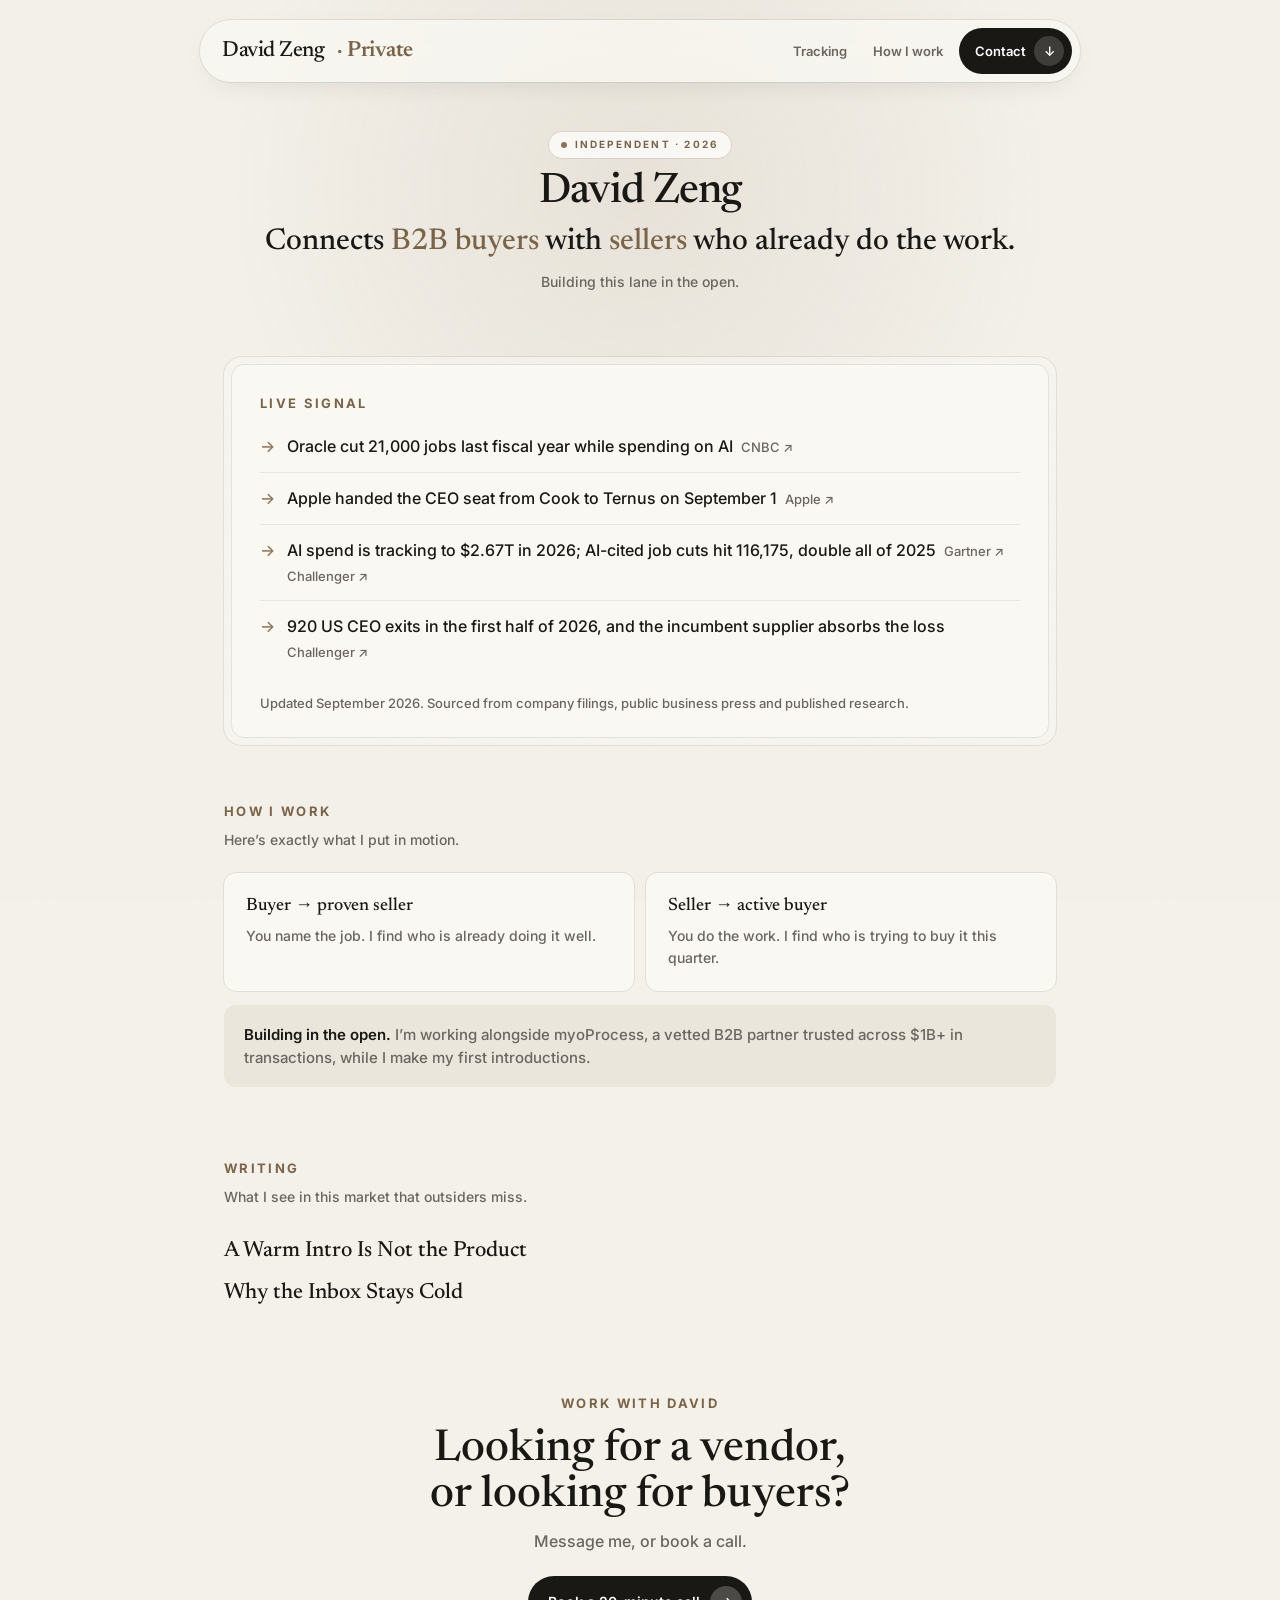
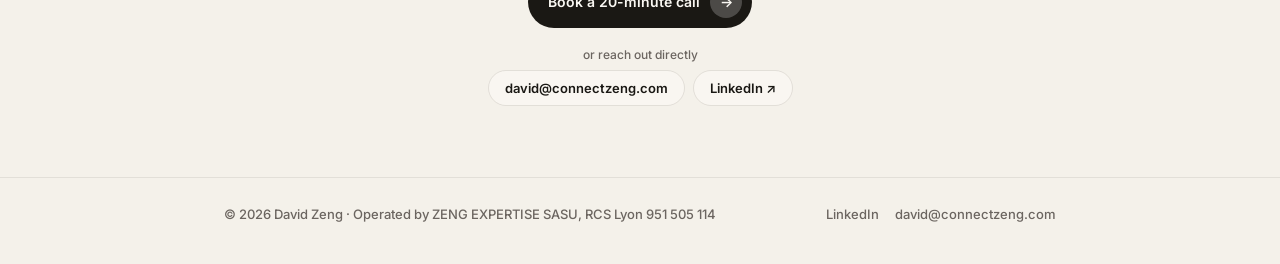
<file: index.html>
<!doctype html>
<html lang="en">
<head>
<meta charset="UTF-8" />
<meta name="viewport" content="width=device-width, initial-scale=1.0" />
<title>David Zeng · Private</title>
<meta name="description" content="David Zeng connects B2B buyers with sellers who already do the work." />
<link rel="canonical" href="https://connectzeng.com/" />
<meta property="og:type" content="website" />
<meta property="og:site_name" content="David Zeng" />
<meta property="og:title" content="David Zeng · Private" />
<meta property="og:description" content="David Zeng connects B2B buyers with sellers who already do the work." />
<meta property="og:url" content="https://connectzeng.com/" />
<meta property="og:image" content="https://connectzeng.com/og.png" />
<meta property="og:image:width" content="1200" />
<meta property="og:image:height" content="630" />
<meta property="og:image:alt" content="David Zeng connects B2B buyers with sellers who already do the work." />
<meta name="twitter:card" content="summary_large_image" />
<meta name="theme-color" content="#F4F1EA" />
<link rel="icon" type="image/svg+xml" href="logo.svg" />
<link rel="apple-touch-icon" href="apple-touch-icon.png" />
<link rel="preconnect" href="https://fonts.googleapis.com" />
<link rel="preconnect" href="https://fonts.gstatic.com" crossorigin />
<link rel="stylesheet" href="https://fonts.googleapis.com/css2?family=Inter:wght@500;600;700&family=Newsreader:opsz,wght@6..72,500;6..72,600&display=swap" />
<link rel="stylesheet" href="site.css" />
</head>
<body>
<header>
  <div class="topbar">
    <span class="brand">David Zeng <b>· Private</b></span>
    <nav>
      <a href="#tracking">Tracking</a>
      <a href="#work">How I work</a>
      <a class="nav-cta" href="#contact">Contact <i aria-hidden="true">↓</i></a>
    </nav>
  </div>
</header>
<main>
  <div class="wrap">
    <div class="hero">
      <div class="badge"><span></span> Independent · 2026</div>
      <h1>David Zeng</h1>
      <p class="claim">Connects <span class="em">B2B buyers</span> with <span class="em">sellers</span> who already do the work.</p>
      <p class="meta">Building this lane in the open.</p>
    </div>

    <!-- LIVE SIGNAL — real public-data pulls plus pattern statements. NEVER fabricate an item. -->
    <section id="tracking">
      <div class="card"><div class="card-in">
        <h2 class="label sec-label">Live signal</h2>
        <ul class="feed">
          <li><span class="dot" aria-hidden="true">→</span><span class="txt">Oracle cut 21,000 jobs last fiscal year while spending on AI&ensp;<a class="via" href="https://www.cnbc.com/2026/06/23/oracle-ai-job-cuts-layoffs-21000.html" target="_blank" rel="noopener">CNBC <span aria-hidden="true">↗</span></a></span></li>
          <li><span class="dot" aria-hidden="true">→</span><span class="txt">Apple handed the CEO seat from Cook to Ternus on September 1&ensp;<a class="via" href="https://www.apple.com/newsroom/2026/04/tim-cook-to-become-apple-executive-chairman-john-ternus-to-become-apple-ceo/" target="_blank" rel="noopener">Apple <span aria-hidden="true">↗</span></a></span></li>
          <li><span class="dot" aria-hidden="true">→</span><span class="txt">AI spend is tracking to $2.67T in 2026; AI-cited job cuts hit 116,175, double all of 2025&ensp;<a class="via" href="https://www.gartner.com/en/newsroom/press-releases/2026-09-16-gartner-forecasts-worldwide-ai-spending-to-grow-49-point-5-percent-in-2026" target="_blank" rel="noopener">Gartner <span aria-hidden="true">↗</span></a>&ensp;<a class="via" href="https://www.challengergray.com/blog/challenger-report-august-job-cuts-up-58-consumer-products-food-lead/" target="_blank" rel="noopener">Challenger <span aria-hidden="true">↗</span></a></span></li>
          <li><span class="dot" aria-hidden="true">→</span><span class="txt">920 US CEO exits in the first half of 2026, and the incumbent supplier absorbs the loss&ensp;<a class="via" href="https://www.challengergray.com/blog/june-ceo-exits-ease-to-138-first-half-2026-runs-26-below-last-year/" target="_blank" rel="noopener">Challenger <span aria-hidden="true">↗</span></a></span></li>
        </ul>
        <p class="src">Updated <time datetime="2026-09">September 2026</time>. Sourced from company filings, public business press and published research.</p>
      </div></div>
    </section>

    <!-- HOW I WORK — the match as a service. LOCKED sec-note. -->
    <section id="work">
      <h2 class="label sec-label">How I work</h2>
      <p class="sec-note">Here&rsquo;s exactly what I put in motion.</p>
      <ul class="how">
        <li>
          <span class="pair">Buyer → proven seller</span>
          <span class="desc">You name the job. I find who is already doing it well.</span>
        </li>
        <li>
          <span class="pair">Seller → active buyer</span>
          <span class="desc">You do the work. I find who is trying to buy it this quarter.</span>
        </li>
      </ul>
      <!-- LOCKED white-label line — never reword. -->
      <p class="openly">
        <b>Building in the open.</b> I&rsquo;m working alongside myoProcess, a vetted B2B partner trusted across $1B+ in transactions, while I make my first introductions.
      </p>
    </section>

    <section id="writing">
      <h2 class="label sec-label">Writing</h2>
      <p class="sec-note">What I see in this market that outsiders miss.</p>
      <ul class="essays">
        <li><a href="/warm-intro">A Warm Intro Is Not the Product</a></li>
        <li><a href="/cold-inbox">Why the Inbox Stays Cold</a></li>
      </ul>
    </section>
  </div>

  <section class="cta" id="contact">
    <div class="wrap cta-inner">
      <span class="label">Work with David</span>
      <h2>Looking for a vendor, or looking for buyers?</h2>
      <p>Message me, or book a call.</p>
      <a class="book" href="https://cal.com/david-zeng/intro-call-with-david" target="_blank" rel="noopener">Book a 20-minute call <i aria-hidden="true">→</i></a>
      <div class="contact-direct">
        <span>or reach out directly</span>
        <a href="mailto:david@connectzeng.com">david@connectzeng.com</a>
        <a href="https://www.linkedin.com/in/david-zeng/" target="_blank" rel="noopener">LinkedIn <span aria-hidden="true">↗</span></a>
      </div>
    </div>
  </section>
</main>

<footer>
  <div class="wrap foot">
    <span>© 2026 David Zeng · Operated by <a href="https://zengexpertise.com" target="_blank" rel="noopener">ZENG EXPERTISE SASU, RCS Lyon 951 505 114</a></span>
    <div class="foot-links">
      <a href="https://www.linkedin.com/in/david-zeng/" target="_blank" rel="noopener">LinkedIn</a>
      <a href="mailto:david@connectzeng.com">david@connectzeng.com</a>
    </div>
  </div>
</footer>
</body>
</html>
</file>
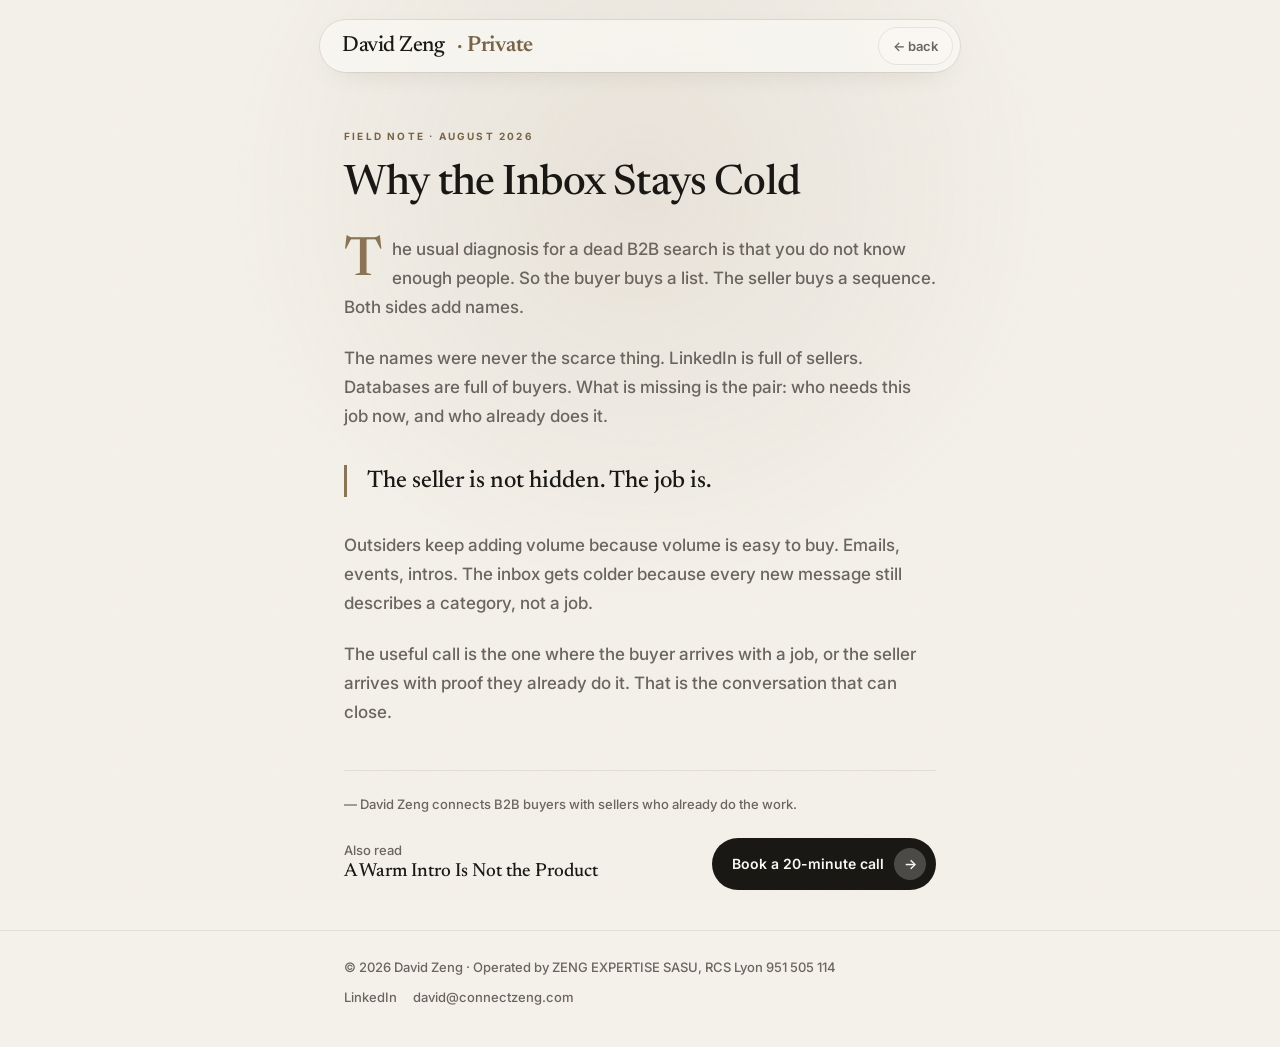
<file: cold-inbox.html>
<!doctype html>
<html lang="en">
<head>
<meta charset="UTF-8" />
<meta name="viewport" content="width=device-width, initial-scale=1.0" />
<title>Why the Inbox Stays Cold · David Zeng</title>
<meta name="description" content="The names were never the scarce thing. The seller is not hidden. The job is." />
<link rel="canonical" href="https://connectzeng.com/cold-inbox" />
<meta property="og:type" content="article" />
<meta property="og:site_name" content="David Zeng" />
<meta property="og:title" content="Why the Inbox Stays Cold" />
<meta property="og:description" content="The names were never the scarce thing. The seller is not hidden. The job is." />
<meta property="og:url" content="https://connectzeng.com/cold-inbox" />
<meta property="og:image" content="https://connectzeng.com/og.png" />
<meta property="og:image:width" content="1200" />
<meta property="og:image:height" content="630" />
<meta property="og:image:alt" content="David Zeng connects B2B buyers with sellers who already do the work." />
<meta name="twitter:card" content="summary_large_image" />
<meta name="theme-color" content="#F4F1EA" />
<link rel="icon" type="image/svg+xml" href="logo.svg" />
<link rel="apple-touch-icon" href="apple-touch-icon.png" />
<link rel="preconnect" href="https://fonts.googleapis.com" />
<link rel="preconnect" href="https://fonts.gstatic.com" crossorigin />
<link rel="stylesheet" href="https://fonts.googleapis.com/css2?family=Inter:wght@500;600;700&family=Newsreader:opsz,wght@6..72,500;6..72,600&display=swap" />
<link rel="stylesheet" href="site.css" />
</head>
<body>
<header>
  <div class="topbar narrow">
    <a class="brand" href="/">David Zeng <b>· Private</b></a>
    <a class="back" href="/#writing">&larr; back</a>
  </div>
</header>
<main class="wrap narrow">
  <article>
    <p class="dateline">Field note &middot; August 2026</p>
    <h1>Why the Inbox Stays Cold</h1>

    <p>The usual diagnosis for a dead B2B search is that you do not know enough people. So the buyer buys a list. The seller buys a sequence. Both sides add names.</p>

    <p>The names were never the scarce thing. LinkedIn is full of sellers. Databases are full of buyers. What is missing is the pair: who needs this job now, and who already does it.</p>

    <p class="pull">The seller is not hidden. The job is.</p>

    <p>Outsiders keep adding volume because volume is easy to buy. Emails, events, intros. The inbox gets colder because every new message still describes a category, not a job.</p>

    <p>The useful call is the one where the buyer arrives with a job, or the seller arrives with proof they already do it. That is the conversation that can close.</p>

    <p class="sign">&mdash; David Zeng connects B2B buyers with sellers who already do the work.</p>

    <div class="essay-end">
      <a class="next" href="/warm-intro">Also read <b>A Warm Intro Is Not the Product</b></a>
      <a class="book" href="https://cal.com/david-zeng/intro-call-with-david" target="_blank" rel="noopener">Book a 20-minute call <i aria-hidden="true">→</i></a>
    </div>
  </article>
</main>
<footer>
  <div class="wrap narrow foot">
    <span>&copy; 2026 David Zeng · Operated by <a href="https://zengexpertise.com" target="_blank" rel="noopener">ZENG EXPERTISE SASU, RCS Lyon 951 505 114</a></span>
    <div class="foot-links">
      <a href="https://www.linkedin.com/in/david-zeng/" target="_blank" rel="noopener">LinkedIn</a>
      <a href="mailto:david@connectzeng.com">david@connectzeng.com</a>
    </div>
  </div>
</footer>
</body>
</html>
</file>
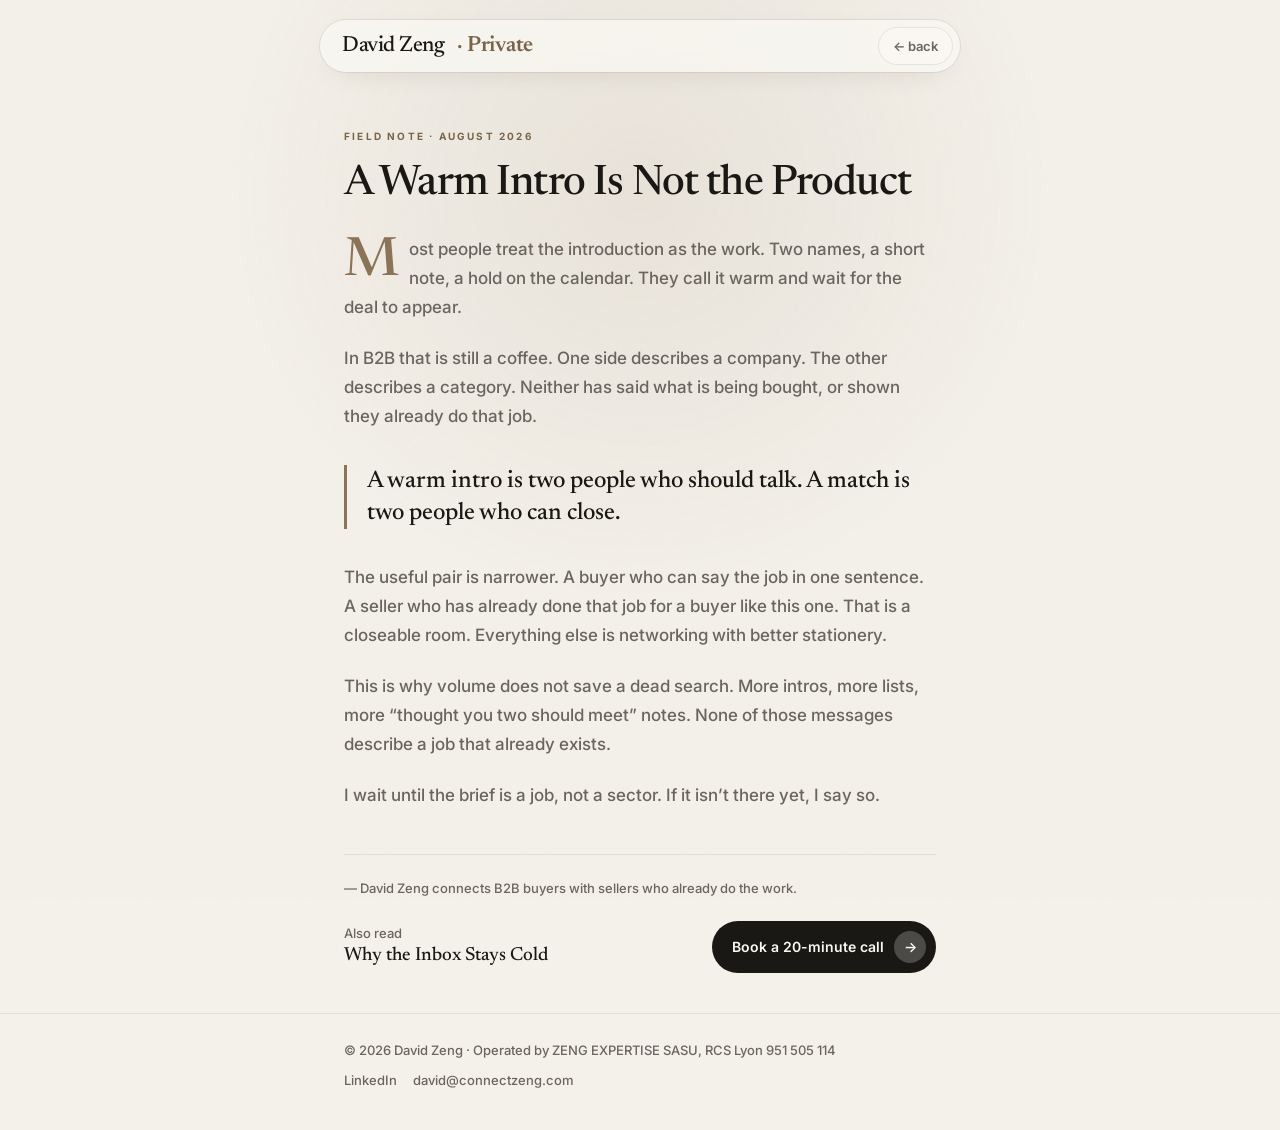
<file: warm-intro.html>
<!doctype html>
<html lang="en">
<head>
<meta charset="UTF-8" />
<meta name="viewport" content="width=device-width, initial-scale=1.0" />
<title>A Warm Intro Is Not the Product · David Zeng</title>
<meta name="description" content="A warm intro is two people who should talk. A match is two people who can close." />
<link rel="canonical" href="https://connectzeng.com/warm-intro" />
<meta property="og:type" content="article" />
<meta property="og:site_name" content="David Zeng" />
<meta property="og:title" content="A Warm Intro Is Not the Product" />
<meta property="og:description" content="A warm intro is two people who should talk. A match is two people who can close." />
<meta property="og:url" content="https://connectzeng.com/warm-intro" />
<meta property="og:image" content="https://connectzeng.com/og.png" />
<meta property="og:image:width" content="1200" />
<meta property="og:image:height" content="630" />
<meta property="og:image:alt" content="David Zeng connects B2B buyers with sellers who already do the work." />
<meta name="twitter:card" content="summary_large_image" />
<meta name="theme-color" content="#F4F1EA" />
<link rel="icon" type="image/svg+xml" href="logo.svg" />
<link rel="apple-touch-icon" href="apple-touch-icon.png" />
<link rel="preconnect" href="https://fonts.googleapis.com" />
<link rel="preconnect" href="https://fonts.gstatic.com" crossorigin />
<link rel="stylesheet" href="https://fonts.googleapis.com/css2?family=Inter:wght@500;600;700&family=Newsreader:opsz,wght@6..72,500;6..72,600&display=swap" />
<link rel="stylesheet" href="site.css" />
</head>
<body>
<header>
  <div class="topbar narrow">
    <a class="brand" href="/">David Zeng <b>· Private</b></a>
    <a class="back" href="/#writing">&larr; back</a>
  </div>
</header>
<main class="wrap narrow">
  <article>
    <p class="dateline">Field note &middot; August 2026</p>
    <h1>A Warm Intro Is Not the Product</h1>

    <p>Most people treat the introduction as the work. Two names, a short note, a hold on the calendar. They call it warm and wait for the deal to appear.</p>

    <p>In B2B that is still a coffee. One side describes a company. The other describes a category. Neither has said what is being bought, or shown they already do that job.</p>

    <p class="pull">A warm intro is two people who should talk. A match is two people who can close.</p>

    <p>The useful pair is narrower. A buyer who can say the job in one sentence. A seller who has already done that job for a buyer like this one. That is a closeable room. Everything else is networking with better stationery.</p>

    <p>This is why volume does not save a dead search. More intros, more lists, more &ldquo;thought you two should meet&rdquo; notes. None of those messages describe a job that already exists.</p>

    <p>I wait until the brief is a job, not a sector. If it isn&rsquo;t there yet, I say so.</p>

    <p class="sign">&mdash; David Zeng connects B2B buyers with sellers who already do the work.</p>

    <div class="essay-end">
      <a class="next" href="/cold-inbox">Also read <b>Why the Inbox Stays Cold</b></a>
      <a class="book" href="https://cal.com/david-zeng/intro-call-with-david" target="_blank" rel="noopener">Book a 20-minute call <i aria-hidden="true">→</i></a>
    </div>
  </article>
</main>
<footer>
  <div class="wrap narrow foot">
    <span>&copy; 2026 David Zeng · Operated by <a href="https://zengexpertise.com" target="_blank" rel="noopener">ZENG EXPERTISE SASU, RCS Lyon 951 505 114</a></span>
    <div class="foot-links">
      <a href="https://www.linkedin.com/in/david-zeng/" target="_blank" rel="noopener">LinkedIn</a>
      <a href="mailto:david@connectzeng.com">david@connectzeng.com</a>
    </div>
  </div>
</footer>
</body>
</html>
</file>
<file: site.css>
:root{
  --accent:#8B7355;--accent-text:#7A6448;--bg:#F4F1EA;--surface:#FAF8F3;--chip:#EBE6DC;
  --ink:#1A1814;--mute:#6B6560;--ring:rgba(26,24,20,.08);
  --serif:"Newsreader",Georgia,"Times New Roman",serif;
  --sans:"Inter",system-ui,sans-serif;
}
/* --accent is decorative; --accent-text is the same hue darkened to pass WCAG AA on --bg */
*{box-sizing:border-box} html{-webkit-text-size-adjust:100%}
@media (prefers-reduced-motion:no-preference){html{scroll-behavior:smooth}}
body{margin:0;background:var(--bg);color:var(--ink);font-family:var(--sans);font-size:16px;line-height:1.55;font-weight:500;-webkit-font-smoothing:antialiased}
body::before{content:"";position:fixed;inset:0;pointer-events:none;z-index:0;opacity:.035;background-image:url("data:image/svg+xml,%3Csvg xmlns='http://www.w3.org/2000/svg' width='160' height='160'%3E%3Cfilter id='n'%3E%3CfeTurbulence type='fractalNoise' baseFrequency='0.85' numOctaves='3'/%3E%3C/filter%3E%3Crect width='100%25' height='100%25' filter='url(%23n)'/%3E%3C/svg%3E")}
body::after{content:"";position:fixed;left:50%;top:-220px;z-index:0;width:820px;height:820px;margin-left:-410px;border-radius:50%;pointer-events:none;background:radial-gradient(closest-side, rgba(139,115,85,.11), transparent)}
.wrap{max-width:880px;margin:0 auto;padding:0 24px;position:relative;z-index:1}
.label{font-size:13px;letter-spacing:.18em;text-transform:uppercase;color:var(--accent-text);font-weight:700}

/* Header */
header{position:sticky;top:0;z-index:20;padding:20px 16px 0}
.topbar{display:flex;align-items:center;justify-content:space-between;gap:16px;max-width:880px;margin:0 auto;padding:8px 8px 8px 22px;border-radius:999px;background:rgba(250,248,243,.72);backdrop-filter:blur(18px);-webkit-backdrop-filter:blur(18px);box-shadow:0 8px 32px -16px rgba(26,24,20,.18);outline:1px solid var(--ring)}
.brand{font-family:var(--serif);font-size:22px;font-weight:500;letter-spacing:-.02em;line-height:1;display:inline-block;white-space:nowrap;color:var(--ink);text-decoration:none}
.brand b{color:var(--accent-text);font-weight:600;margin-left:.35em}
nav{display:flex;align-items:center;gap:6px}
nav a{color:var(--mute);text-decoration:none;font-size:13px;font-weight:600;padding:8px 10px}
nav a:hover{color:var(--ink)}
nav a.nav-cta{display:inline-flex;align-items:center;gap:8px;background:var(--ink);color:#fff;border-radius:999px;padding:8px 8px 8px 16px}
nav a.nav-cta:hover{color:#fff}
.nav-cta i{display:grid;place-items:center;width:30px;height:30px;border-radius:50%;background:rgba(255,255,255,.16);font-style:normal}
.back{font-size:13px;font-weight:600;color:var(--mute);text-decoration:none;padding:8px 14px;border-radius:999px;background:rgba(250,248,243,.8);outline:1px solid var(--ring)}
.back:hover{color:var(--accent-text);outline-color:var(--accent)}

/* Home */
.hero{padding:48px 0 36px;text-align:center}
.badge{display:inline-flex;align-items:center;gap:8px;border-radius:999px;background:rgba(255,255,255,.72);padding:5px 12px;margin-bottom:12px;font-size:10px;letter-spacing:.22em;text-transform:uppercase;color:var(--accent-text);font-weight:700;outline:1px solid var(--ring)}
.badge span{width:6px;height:6px;border-radius:50%;background:var(--accent)}
.hero h1{font-family:var(--serif);font-weight:500;font-size:clamp(28px,4.5vw,42px);line-height:1.05;letter-spacing:-.02em;margin:0 0 10px}
.hero .claim{font-family:var(--serif);font-size:clamp(20px,3.2vw,30px);line-height:1.25;font-weight:500;color:var(--ink);margin:0 auto 10px;max-width:none;white-space:nowrap;text-wrap:balance}
.hero .claim .em{color:var(--accent-text)}
.hero .meta{color:var(--mute);font-size:14px;margin:0}
section{padding:28px 0;scroll-margin-top:100px}
.card{background:rgba(250,248,243,.5);border-radius:18px;padding:8px;outline:1px solid var(--ring)}
.card-in{background:var(--surface);border-radius:12px;padding:28px 28px 24px;outline:1px solid var(--ring)}
.sec-label{display:block;margin:0 0 8px}
.sec-note{color:var(--mute);margin:0 0 22px;font-size:14px}
.feed{list-style:none;margin:0;padding:0}
.feed li{display:flex;gap:12px;align-items:baseline;padding:13px 0;border-bottom:1px solid var(--ring)}
.feed li:last-child{border-bottom:0}
.feed .dot{color:var(--accent);flex:none}
.feed .txt{font-size:16px;color:var(--ink)}
.feed .via{color:var(--mute);font-size:13px;text-decoration:none;white-space:nowrap}
.feed .via:hover{color:var(--accent-text)}
.src{color:var(--mute);font-size:13px;margin:16px 0 0}
.how{margin:0;padding:0;list-style:none;display:grid;gap:12px}
@media (min-width:700px){.how{grid-template-columns:1fr 1fr}}
.how li{background:var(--surface);border-radius:12px;padding:22px;outline:1px solid var(--ring)}
.how .pair{display:block;font-family:var(--serif);color:var(--ink);font-size:18px;line-height:1.25}
.how .desc{display:block;margin-top:8px;color:var(--mute);font-size:14px}
.openly{background:var(--chip);border-radius:12px;padding:18px 20px;margin-top:14px;font-size:15px;color:var(--mute)}
.openly b{color:var(--ink);font-weight:600}
.essays{margin:0;padding:0;list-style:none}
.essays li{padding:4px 0}
.essays a{color:var(--ink);text-decoration:none;font-family:var(--serif);font-size:22px}
.essays a:hover{color:var(--accent-text)}
.cta{padding:48px 0 72px}
.cta-inner{text-align:center}
.cta h2{font-family:var(--serif);font-weight:500;font-size:clamp(28px,5vw,44px);line-height:1.05;margin:12px 0 10px;text-wrap:balance}
.cta p{color:var(--mute);font-size:16px;max-width:42ch;margin:0 auto}
.cta .book{margin-top:22px}
.book{display:inline-flex;align-items:center;gap:10px;font-size:14px;font-weight:600;color:#faf8f3;background:var(--ink);padding:10px 10px 10px 20px;text-decoration:none;border-radius:999px}
.book i{display:grid;place-items:center;width:32px;height:32px;border-radius:50%;background:rgba(255,255,255,.22);font-style:normal}
.contact-direct{display:flex;align-items:center;justify-content:center;gap:10px;margin-top:18px;flex-wrap:wrap}
.contact-direct a{color:var(--ink);font-size:13px;font-weight:600;text-decoration:none;padding:7px 16px;border-radius:999px;background:rgba(250,248,243,.8);outline:1px solid var(--ring)}
.contact-direct a:hover{outline-color:var(--accent);color:var(--accent-text)}
.contact-direct > span{color:var(--mute);font-size:12px;width:100%;text-align:center;margin-bottom:-4px}

/* Essays */
.narrow{max-width:640px}
article{padding:56px 0 40px;font-size:17px;line-height:1.7}
.dateline{font-size:10px;letter-spacing:.22em;text-transform:uppercase;color:var(--accent-text);font-weight:700;margin:0 0 16px}
article h1{font-family:var(--serif);font-weight:500;font-size:clamp(28px,4.5vw,42px);line-height:1.1;letter-spacing:-.02em;margin:0 0 28px;text-wrap:balance}
article p{margin:0 0 22px;color:var(--mute)}
article h1 + p::first-letter{font-family:var(--serif);font-size:54px;line-height:.8;float:left;padding:6px 10px 0 0;color:var(--accent);font-weight:500}
.pull{font-family:var(--serif);font-size:24px;line-height:1.35;font-weight:500;color:var(--ink);border-left:3px solid var(--accent);padding-left:20px;margin:34px 0}
.sign{font-size:13px;color:var(--mute);margin-top:44px;padding-top:22px;border-top:1px solid var(--ring)}
.essay-end{display:flex;align-items:center;justify-content:space-between;gap:18px 24px;flex-wrap:wrap;margin-top:8px}
.essay-end .next{color:var(--mute);font-size:13px;text-decoration:none;line-height:1.4}
.essay-end .next b{display:block;color:var(--ink);font-family:var(--serif);font-size:19px;font-weight:500}
.essay-end .next:hover b{color:var(--accent-text)}

/* Footer */
footer{position:relative;z-index:1;border-top:1px solid var(--ring)}
.foot{padding-top:26px;padding-bottom:40px;font-size:13px;color:var(--mute);display:flex;flex-wrap:wrap;gap:10px 16px;justify-content:space-between;align-items:center}
.foot a{color:var(--mute);text-decoration:none}
.foot a:hover{color:var(--ink)}
.foot-links{display:flex;gap:16px}

@media (max-width:640px){
  nav a:not(.nav-cta){display:none}
  .hero{padding:36px 0 28px}
  .hero .claim{white-space:normal;max-width:22ch}
}
/* Keep the one-line brand and the Contact pill side by side on small phones */
@media (max-width:370px){
  .topbar{padding-left:16px;gap:10px}
  .brand{font-size:19px}
}
@media (max-width:340px){
  .nav-cta i{display:none}
  nav a.nav-cta{padding:8px 16px}
}

/* Last so it beats the hairline outlines on pills and buttons */
a:focus-visible{outline:2px solid var(--accent);outline-offset:3px}
</file>
